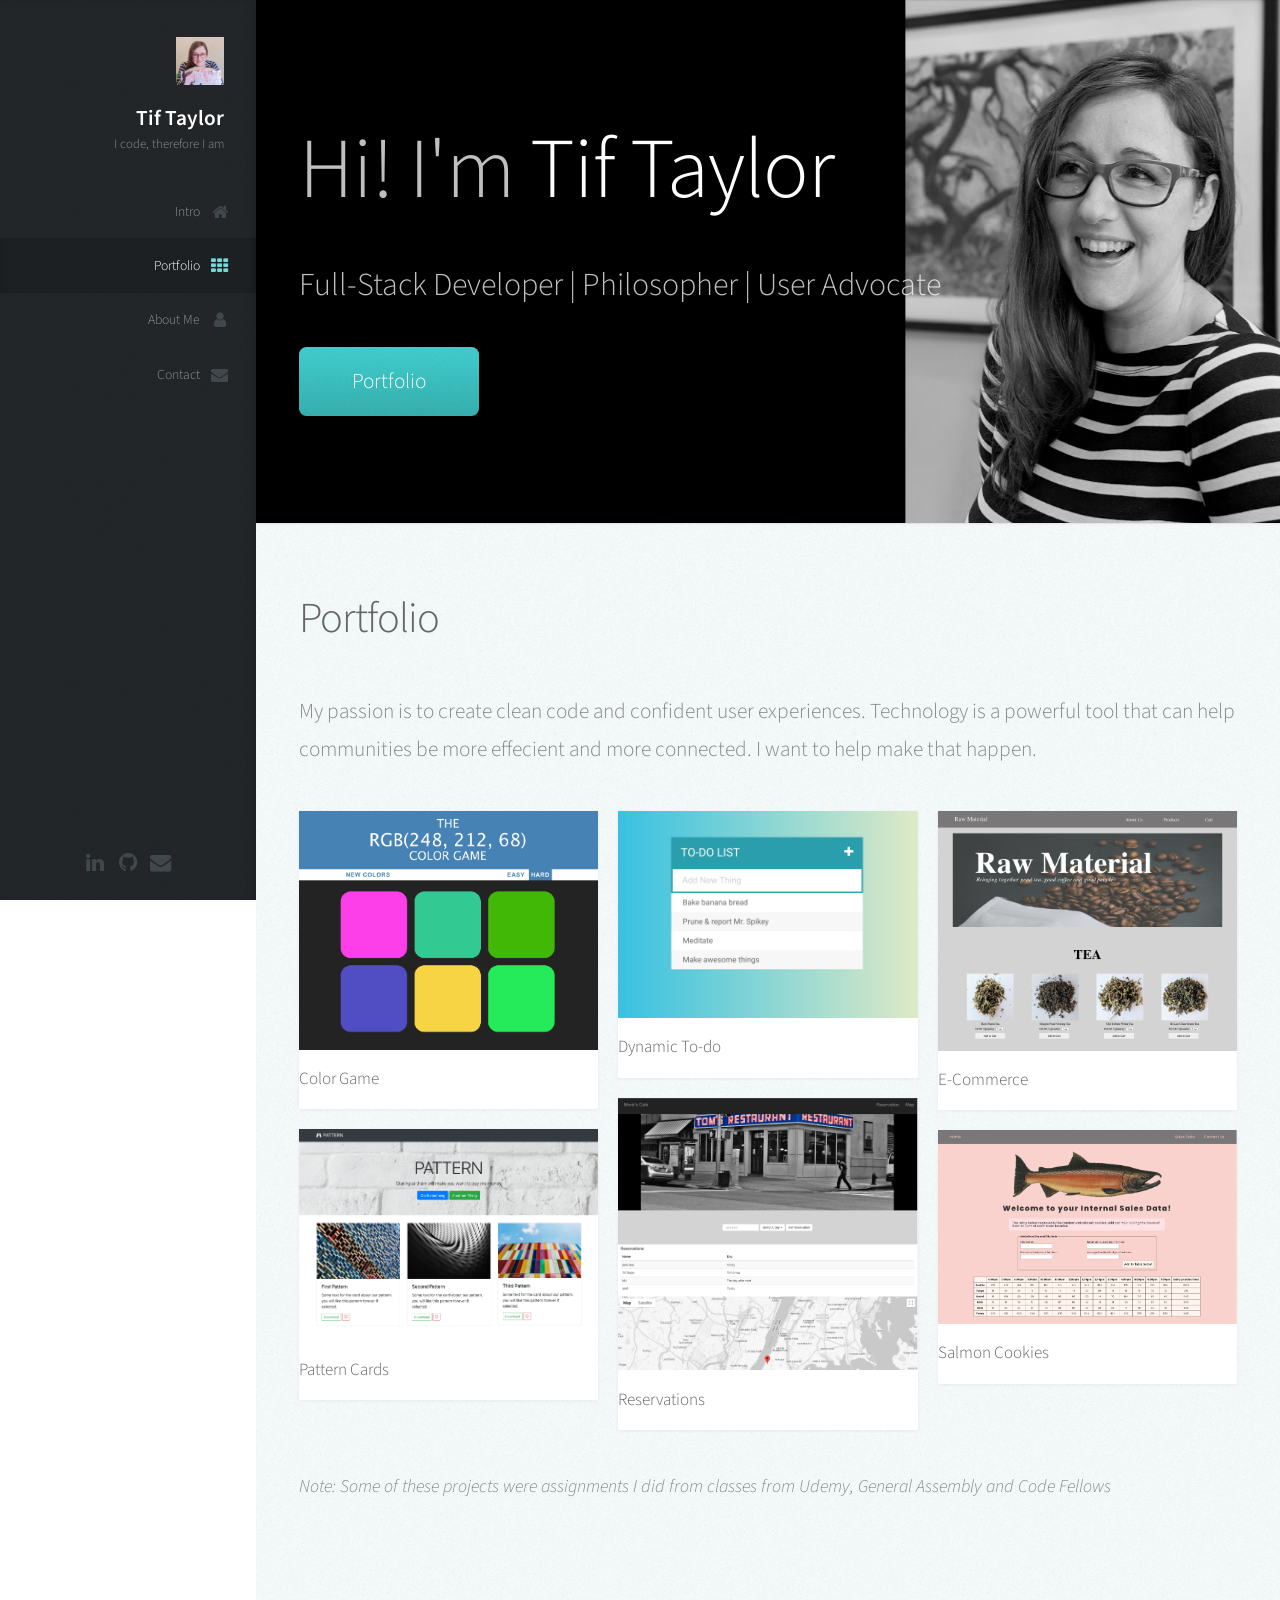
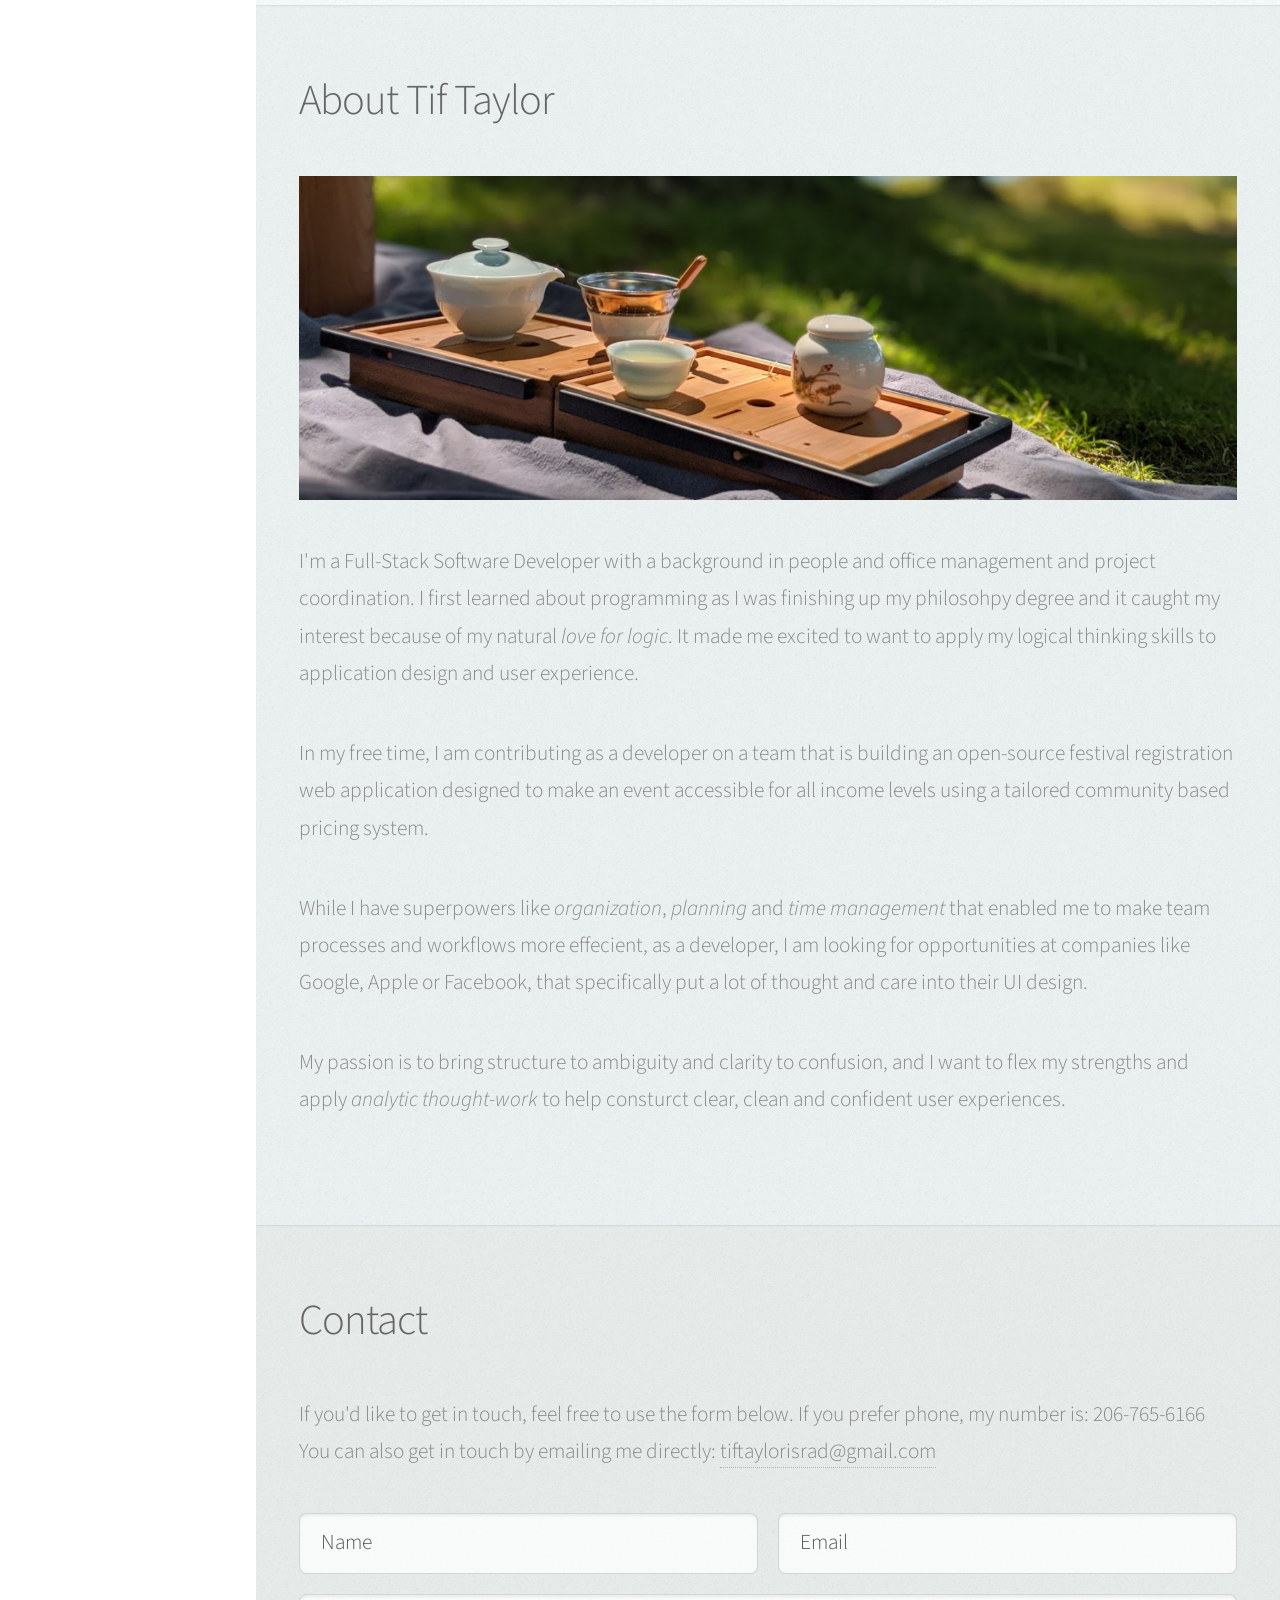
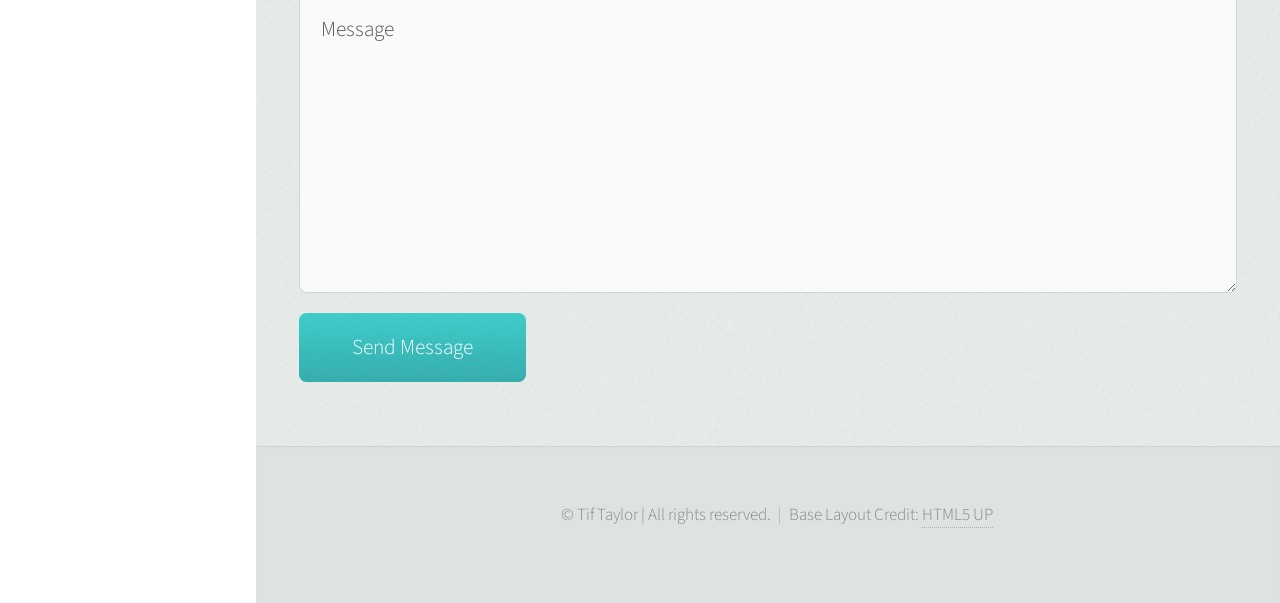
<file: index.html>
<!DOCTYPE HTML>
<!--
	Prologue by HTML5 UP
	html5up.net | @ajlkn
	Free for personal and commercial use under the CCA 3.0 license (html5up.net/license)
-->
<html>
	<head>
		<title>Prologue by HTML5 UP</title>
		<meta charset="utf-8" />
		<meta name="viewport" content="width=device-width, initial-scale=1, user-scalable=no" />
		
		<link rel="stylesheet" href="assets/css/reset.css" />
		<link rel="stylesheet" href="assets/css/base.css" />
		<link rel="stylesheet" href="assets/css/layout.css" />
		<link rel="stylesheet" href="assets/css/modules.css" />
	</head>
	<body class="is-preload">

		<!-- Header -->
			<div id="header">

				<div class="top">

					<!-- Logo -->
						<div id="logo">
							<span class="image avatar48"><img src="images/tinyprofilepic.jpeg" alt="" /></span>
							<h1 id="title">Tif Taylor</h1>
							<p>I code, therefore I am</p>
						</div>

					<!-- Nav -->
						<nav id="nav">
							<ul>
								<li><a href="#top" id="top-link"><span class="icon fa-home">Intro</span></a></li>
								<li><a href="#portfolio" id="portfolio-link"><span class="icon fa-th">Portfolio</span></a></li>
								<li><a href="#about" id="about-link"><span class="icon fa-user">About Me</span></a></li>
								<li><a href="#contact" id="contact-link"><span class="icon fa-envelope">Contact</span></a></li>
							</ul>
						</nav>

				</div>

				<div class="bottom">

					<!-- Social Icons -->
						<ul class="icons">
							<!-- <li><a href="#" class="icon fa-twitter"><span class="label">Twitter</span></a></li> -->
							<li><a href="https://www.linkedin.com/in/tiftaylor/" class="icon fa-linkedin"><span class="label">LinkedIn</span></a></li>
							<li><a href="https://github.com/tiftaylor" class="icon fa-github"><span class="label">Github</span></a></li>
							<!-- <li><a href="#" class="icon fa-dribbble"><span class="label">Dribbble</span></a></li> -->
							<li><a href="mailto: tiftaylorisrad@gmail.com" class="icon fa-envelope"><span class="label">Email</span></a></li>
						</ul>

				</div>

			</div>

		<!-- Main -->
			<div id="main">

				<!-- Intro -->
					<section id="top" class="one dark cover">
						<div class="container">

							<header>
								<h2 class="alt">Hi! I'm <strong>Tif Taylor</strong><br />
								</h2>
								<p>Full-Stack Developer | Philosopher | User Advocate</p>
							</header>

							<footer>
								<a href="#portfolio" class="button scrolly">Portfolio</a>
							</footer>

						</div>
					</section>

				<!-- Portfolio -->
					<section id="portfolio" class="two">
						<div class="container">

							<header>
								<h2>Portfolio</h2>
							</header>

							<p>My passion is to create clean code and confident user experiences. Technology is a powerful tool that can help communities be more effecient and more connected. I want to help make that happen.</p>

							<div class="row">
								<div class="col-4 col-12-mobile">
									<article class="item">
										<a href="https://github.com/tiftaylor/classprojects" class="image fit"><img src="images/project1.png" alt="colorgame" /></a>
										<header>
											<h3>Color Game</h3>
										</header>
									</article>
									<article class="item">
										<a href="https://github.com/tiftaylor/classprojects" class="image fit"><img src="images/project2.png" alt="pattern" /></a>
										<header>
											<h3>Pattern Cards</h3>
										</header>
									</article>
								</div>
								<div class="col-4 col-12-mobile">
									<article class="item">
										<a href="https://github.com/tiftaylor/classprojects" class="image fit"><img src="images/project3.png" alt="todo" /></a>
										<header>
											<h3>Dynamic To-do</h3>
										</header>
									</article>
									<article class="item">
										<a href="https://github.com/tiftaylor/classprojects" class="image fit"><img src="images/project4.png" alt="reservations" /></a>
										<header>
											<h3>Reservations</h3>
										</header>
									</article>
								</div>
								<div class="col-4 col-12-mobile">
									<article class="item">
										<a href="https://github.com/TeamDragon-201d65/Raw-Material" class="image fit"><img src="images/project5.png" alt="store" /></a>
										<header>
											<h3>E-Commerce</h3>
										</header>
									</article>
									<article class="item">
										<a href="https://github.com/tiftaylor/salmon-cookies" class="image fit"><img src="images/project6.png" alt="salmon" /></a>
										<header>
											<h3>Salmon Cookies</h3>
										</header>
									</article>
								</div>
							</div>
							<br>
							<p style="font-size: 18px;"><em>Note: Some of these projects were assignments I did from classes from Udemy, General Assembly and Code Fellows</em></p>
						</div>
					</section>

				<!-- About Me -->
					<section id="about" class="three">
						<div class="container">

							<header>
								<h2>About Tif Taylor</h2>
							</header>

							<a href="https://www.linkedin.com/in/tiftaylor/" class="image featured"><img src="images/cover3.png" alt="coverphoto" /></a>

							<p>I'm a Full-Stack Software Developer with a background in people and office management and project coordination. I first learned about programming as I was finishing up my philosohpy degree and it caught my interest because of my natural <em>love for logic</em>. It made me excited to want to apply my logical thinking skills to application design and user experience. </p>
							<p>In my free time, I am contributing as a developer on a team that is building an open-source festival registration web application designed to make an event accessible for all income levels using a tailored community based pricing system.</p>   
							<p>While I have superpowers like <em>organization</em>, <em>planning</em> and <em>time management</em>  that enabled me to make team processes and workflows more effecient, as a developer, I am looking for opportunities at companies like Google, Apple or Facebook, that specifically put a lot of thought and care into their UI design.</p>	
							<p>My passion is to bring structure to ambiguity and clarity to confusion, and I want to flex my strengths and apply <em>analytic thought-work</em> to help consturct clear, clean and confident user experiences.</p>
							

						</div>
					</section>

				<!-- Contact -->
					<section id="contact" class="four">
						<div class="container">

							<header>
								<h2>Contact</h2>
							</header>

							<p>If you'd like to get in touch, feel free to use the form below. If you prefer phone, my number is: 206-765-6166<br>
							You can also get in touch by emailing me directly: <a href="mailto: tiftaylorisrad@gmail.com">tiftaylorisrad@gmail.com</a></p>

							<form method="post" action="#">
								<div class="row">
									<div class="col-6 col-12-mobile"><input type="text" name="name" placeholder="Name" /></div>
									<div class="col-6 col-12-mobile"><input type="text" name="email" placeholder="Email" /></div>
									<div class="col-12">
										<textarea name="message" placeholder="Message"></textarea>
									</div>
									<div class="col-12">
										<input type="submit" value="Send Message" />
									</div>
								</div>
							</form>

						</div>
					</section>

			</div>

		<!-- Footer -->
			<div id="footer">

				<!-- Copyright -->
					<ul class="copyright">
						<li>&copy; Tif Taylor | All rights reserved.</li><li>Base Layout Credit: <a href="http://html5up.net">HTML5 UP</a></li>
					</ul>

			</div>

		<!-- Scripts -->
			<script src="assets/js/jquery.min.js"></script>
			<script src="assets/js/jquery.scrolly.min.js"></script>
			<script src="assets/js/jquery.scrollex.min.js"></script>
			<script src="assets/js/browser.min.js"></script>
			<script src="assets/js/breakpoints.min.js"></script>
			<script src="assets/js/util.js"></script>
			<script src="assets/js/main.js"></script>

	</body>
</html>
</file>
<file: assets/css/layout.css>
article, aside, details, figcaption, figure,
footer, header, hgroup, menu, nav, section {
  display: block;}
  
  body {
    line-height: 1;
  }
  
  ol, ul {
    list-style: none;
  }
  
  blockquote, q {
    quotes: none;
  }
  
    blockquote:before, blockquote:after, q:before, q:after {
      content: '';
      content: none;
    }
  
  table {
    border-collapse: collapse;
    border-spacing: 0;
  }
  
  body {
    -webkit-text-size-adjust: none;
  }
  
  mark {
    background-color: transparent;
    color: inherit;
  }
  
  input::-moz-focus-inner {
    border: 0;
    padding: 0;
  }
  
  input, select, textarea {
    -moz-appearance: none;
    -webkit-appearance: none;
    -ms-appearance: none;
    appearance: none;
  }


  /* Container */

	.container {
		margin: 0 auto;
		max-width: 100%;
		width: 1400px;
	}

		@media screen and (min-width: 961px) and (max-width: 1880px) {

			.container {
				width: 1200px;
			}

		}

		@media screen and (min-width: 961px) and (max-width: 1620px) {

			.container {
				width: 960px;
			}

		}

		@media screen and (min-width: 961px) and (max-width: 1320px) {

			.container {
				width: 100%;
			}

		}

		@media screen and (max-width: 960px) {

			.container {
				width: 100%;
			}

		}

		@media screen and (max-width: 736px) {

			.container {
				width: 100%;
			}

		}

/* Row */

	.row {
		display: flex;
		flex-wrap: wrap;
		box-sizing: border-box;
		align-items: stretch;
	}

		.row > * {
			box-sizing: border-box;
		}

		.row.gtr-uniform > * > :last-child {
			margin-bottom: 0;
		}

		.row.aln-left {
			justify-content: flex-start;
		}

		.row.aln-center {
			justify-content: center;
		}

		.row.aln-right {
			justify-content: flex-end;
		}

		.row.aln-top {
			align-items: flex-start;
		}

		.row.aln-middle {
			align-items: center;
		}

		.row.aln-bottom {
			align-items: flex-end;
		}

		.row > .imp {
			order: -1;
		}

		.row > .col-1 {
			width: 8.3333333333%;
		}

		.row > .off-1 {
			margin-left: 8.3333333333%;
		}

		.row > .col-2 {
			width: 16.6666666667%;
		}

		.row > .off-2 {
			margin-left: 16.6666666667%;
		}

		.row > .col-3 {
			width: 25%;
		}

		.row > .off-3 {
			margin-left: 25%;
		}

		.row > .col-4 {
			width: 33.3333333333%;
		}

		.row > .off-4 {
			margin-left: 33.3333333333%;
		}

		.row > .col-5 {
			width: 41.6666666667%;
		}

		.row > .off-5 {
			margin-left: 41.6666666667%;
		}

		.row > .col-6 {
			width: 50%;
		}

		.row > .off-6 {
			margin-left: 50%;
		}

		.row > .col-7 {
			width: 58.3333333333%;
		}

		.row > .off-7 {
			margin-left: 58.3333333333%;
		}

		.row > .col-8 {
			width: 66.6666666667%;
		}

		.row > .off-8 {
			margin-left: 66.6666666667%;
		}

		.row > .col-9 {
			width: 75%;
		}

		.row > .off-9 {
			margin-left: 75%;
		}

		.row > .col-10 {
			width: 83.3333333333%;
		}

		.row > .off-10 {
			margin-left: 83.3333333333%;
		}

		.row > .col-11 {
			width: 91.6666666667%;
		}

		.row > .off-11 {
			margin-left: 91.6666666667%;
		}

		.row > .col-12 {
			width: 100%;
		}

		.row > .off-12 {
			margin-left: 100%;
		}

		.row.gtr-0 {
			margin-top: 0px;
			margin-left: 0px;
		}

			.row.gtr-0 > * {
				padding: 0px 0 0 0px;
			}

			.row.gtr-0.gtr-uniform {
				margin-top: 0px;
			}

				.row.gtr-0.gtr-uniform > * {
					padding-top: 0px;
				}

		.row.gtr-25 {
			margin-top: -10px;
			margin-left: -10px;
		}

			.row.gtr-25 > * {
				padding: 10px 0 0 10px;
			}

			.row.gtr-25.gtr-uniform {
				margin-top: -10px;
			}

				.row.gtr-25.gtr-uniform > * {
					padding-top: 10px;
				}

		.row.gtr-50 {
			margin-top: -20px;
			margin-left: -20px;
		}

			.row.gtr-50 > * {
				padding: 20px 0 0 20px;
			}

			.row.gtr-50.gtr-uniform {
				margin-top: -20px;
			}

				.row.gtr-50.gtr-uniform > * {
					padding-top: 20px;
				}

		.row {
			margin-top: -40px;
			margin-left: -40px;
		}

			.row > * {
				padding: 40px 0 0 40px;
			}

			.row.gtr-uniform {
				margin-top: -40px;
			}

				.row.gtr-uniform > * {
					padding-top: 40px;
				}

		.row.gtr-150 {
			margin-top: -60px;
			margin-left: -60px;
		}

			.row.gtr-150 > * {
				padding: 60px 0 0 60px;
			}

			.row.gtr-150.gtr-uniform {
				margin-top: -60px;
			}

				.row.gtr-150.gtr-uniform > * {
					padding-top: 60px;
				}

		.row.gtr-200 {
			margin-top: -80px;
			margin-left: -80px;
		}

			.row.gtr-200 > * {
				padding: 80px 0 0 80px;
			}

			.row.gtr-200.gtr-uniform {
				margin-top: -80px;
			}

				.row.gtr-200.gtr-uniform > * {
					padding-top: 80px;
				}

		@media screen and (min-width: 961px) and (max-width: 1880px) {

			.row {
				display: flex;
				flex-wrap: wrap;
				box-sizing: border-box;
				align-items: stretch;
			}

				.row > * {
					box-sizing: border-box;
				}

				.row.gtr-uniform > * > :last-child {
					margin-bottom: 0;
				}

				.row.aln-left {
					justify-content: flex-start;
				}

				.row.aln-center {
					justify-content: center;
				}

				.row.aln-right {
					justify-content: flex-end;
				}

				.row.aln-top {
					align-items: flex-start;
				}

				.row.aln-middle {
					align-items: center;
				}

				.row.aln-bottom {
					align-items: flex-end;
				}

				.row > .imp-wide {
					order: -1;
				}

				.row > .col-1-wide {
					width: 8.3333333333%;
				}

				.row > .off-1-wide {
					margin-left: 8.3333333333%;
				}

				.row > .col-2-wide {
					width: 16.6666666667%;
				}

				.row > .off-2-wide {
					margin-left: 16.6666666667%;
				}

				.row > .col-3-wide {
					width: 25%;
				}

				.row > .off-3-wide {
					margin-left: 25%;
				}

				.row > .col-4-wide {
					width: 33.3333333333%;
				}

				.row > .off-4-wide {
					margin-left: 33.3333333333%;
				}

				.row > .col-5-wide {
					width: 41.6666666667%;
				}

				.row > .off-5-wide {
					margin-left: 41.6666666667%;
				}

				.row > .col-6-wide {
					width: 50%;
				}

				.row > .off-6-wide {
					margin-left: 50%;
				}

				.row > .col-7-wide {
					width: 58.3333333333%;
				}

				.row > .off-7-wide {
					margin-left: 58.3333333333%;
				}

				.row > .col-8-wide {
					width: 66.6666666667%;
				}

				.row > .off-8-wide {
					margin-left: 66.6666666667%;
				}

				.row > .col-9-wide {
					width: 75%;
				}

				.row > .off-9-wide {
					margin-left: 75%;
				}

				.row > .col-10-wide {
					width: 83.3333333333%;
				}

				.row > .off-10-wide {
					margin-left: 83.3333333333%;
				}

				.row > .col-11-wide {
					width: 91.6666666667%;
				}

				.row > .off-11-wide {
					margin-left: 91.6666666667%;
				}

				.row > .col-12-wide {
					width: 100%;
				}

				.row > .off-12-wide {
					margin-left: 100%;
				}

				.row.gtr-0 {
					margin-top: 0px;
					margin-left: 0px;
				}

					.row.gtr-0 > * {
						padding: 0px 0 0 0px;
					}

					.row.gtr-0.gtr-uniform {
						margin-top: 0px;
					}

						.row.gtr-0.gtr-uniform > * {
							padding-top: 0px;
						}

				.row.gtr-25 {
					margin-top: -10px;
					margin-left: -10px;
				}

					.row.gtr-25 > * {
						padding: 10px 0 0 10px;
					}

					.row.gtr-25.gtr-uniform {
						margin-top: -10px;
					}

						.row.gtr-25.gtr-uniform > * {
							padding-top: 10px;
						}

				.row.gtr-50 {
					margin-top: -20px;
					margin-left: -20px;
				}

					.row.gtr-50 > * {
						padding: 20px 0 0 20px;
					}

					.row.gtr-50.gtr-uniform {
						margin-top: -20px;
					}

						.row.gtr-50.gtr-uniform > * {
							padding-top: 20px;
						}

				.row {
					margin-top: -40px;
					margin-left: -40px;
				}

					.row > * {
						padding: 40px 0 0 40px;
					}

					.row.gtr-uniform {
						margin-top: -40px;
					}

						.row.gtr-uniform > * {
							padding-top: 40px;
						}

				.row.gtr-150 {
					margin-top: -60px;
					margin-left: -60px;
				}

					.row.gtr-150 > * {
						padding: 60px 0 0 60px;
					}

					.row.gtr-150.gtr-uniform {
						margin-top: -60px;
					}

						.row.gtr-150.gtr-uniform > * {
							padding-top: 60px;
						}

				.row.gtr-200 {
					margin-top: -80px;
					margin-left: -80px;
				}

					.row.gtr-200 > * {
						padding: 80px 0 0 80px;
					}

					.row.gtr-200.gtr-uniform {
						margin-top: -80px;
					}

						.row.gtr-200.gtr-uniform > * {
							padding-top: 80px;
						}

		}

		@media screen and (min-width: 961px) and (max-width: 1620px) {

			.row {
				display: flex;
				flex-wrap: wrap;
				box-sizing: border-box;
				align-items: stretch;
			}

				.row > * {
					box-sizing: border-box;
				}

				.row.gtr-uniform > * > :last-child {
					margin-bottom: 0;
				}

				.row.aln-left {
					justify-content: flex-start;
				}

				.row.aln-center {
					justify-content: center;
				}

				.row.aln-right {
					justify-content: flex-end;
				}

				.row.aln-top {
					align-items: flex-start;
				}

				.row.aln-middle {
					align-items: center;
				}

				.row.aln-bottom {
					align-items: flex-end;
				}

				.row > .imp-normal {
					order: -1;
				}

				.row > .col-1-normal {
					width: 8.3333333333%;
				}

				.row > .off-1-normal {
					margin-left: 8.3333333333%;
				}

				.row > .col-2-normal {
					width: 16.6666666667%;
				}

				.row > .off-2-normal {
					margin-left: 16.6666666667%;
				}

				.row > .col-3-normal {
					width: 25%;
				}

				.row > .off-3-normal {
					margin-left: 25%;
				}

				.row > .col-4-normal {
					width: 33.3333333333%;
				}

				.row > .off-4-normal {
					margin-left: 33.3333333333%;
				}

				.row > .col-5-normal {
					width: 41.6666666667%;
				}

				.row > .off-5-normal {
					margin-left: 41.6666666667%;
				}

				.row > .col-6-normal {
					width: 50%;
				}

				.row > .off-6-normal {
					margin-left: 50%;
				}

				.row > .col-7-normal {
					width: 58.3333333333%;
				}

				.row > .off-7-normal {
					margin-left: 58.3333333333%;
				}

				.row > .col-8-normal {
					width: 66.6666666667%;
				}

				.row > .off-8-normal {
					margin-left: 66.6666666667%;
				}

				.row > .col-9-normal {
					width: 75%;
				}

				.row > .off-9-normal {
					margin-left: 75%;
				}

				.row > .col-10-normal {
					width: 83.3333333333%;
				}

				.row > .off-10-normal {
					margin-left: 83.3333333333%;
				}

				.row > .col-11-normal {
					width: 91.6666666667%;
				}

				.row > .off-11-normal {
					margin-left: 91.6666666667%;
				}

				.row > .col-12-normal {
					width: 100%;
				}

				.row > .off-12-normal {
					margin-left: 100%;
				}

				.row.gtr-0 {
					margin-top: 0px;
					margin-left: 0px;
				}

					.row.gtr-0 > * {
						padding: 0px 0 0 0px;
					}

					.row.gtr-0.gtr-uniform {
						margin-top: 0px;
					}

						.row.gtr-0.gtr-uniform > * {
							padding-top: 0px;
						}

				.row.gtr-25 {
					margin-top: -10px;
					margin-left: -10px;
				}

					.row.gtr-25 > * {
						padding: 10px 0 0 10px;
					}

					.row.gtr-25.gtr-uniform {
						margin-top: -10px;
					}

						.row.gtr-25.gtr-uniform > * {
							padding-top: 10px;
						}

				.row.gtr-50 {
					margin-top: -20px;
					margin-left: -20px;
				}

					.row.gtr-50 > * {
						padding: 20px 0 0 20px;
					}

					.row.gtr-50.gtr-uniform {
						margin-top: -20px;
					}

						.row.gtr-50.gtr-uniform > * {
							padding-top: 20px;
						}

				.row {
					margin-top: -40px;
					margin-left: -40px;
				}

					.row > * {
						padding: 40px 0 0 40px;
					}

					.row.gtr-uniform {
						margin-top: -40px;
					}

						.row.gtr-uniform > * {
							padding-top: 40px;
						}

				.row.gtr-150 {
					margin-top: -60px;
					margin-left: -60px;
				}

					.row.gtr-150 > * {
						padding: 60px 0 0 60px;
					}

					.row.gtr-150.gtr-uniform {
						margin-top: -60px;
					}

						.row.gtr-150.gtr-uniform > * {
							padding-top: 60px;
						}

				.row.gtr-200 {
					margin-top: -80px;
					margin-left: -80px;
				}

					.row.gtr-200 > * {
						padding: 80px 0 0 80px;
					}

					.row.gtr-200.gtr-uniform {
						margin-top: -80px;
					}

						.row.gtr-200.gtr-uniform > * {
							padding-top: 80px;
						}

		}

		@media screen and (min-width: 961px) and (max-width: 1320px) {

			.row {
				display: flex;
				flex-wrap: wrap;
				box-sizing: border-box;
				align-items: stretch;
			}

				.row > * {
					box-sizing: border-box;
				}

				.row.gtr-uniform > * > :last-child {
					margin-bottom: 0;
				}

				.row.aln-left {
					justify-content: flex-start;
				}

				.row.aln-center {
					justify-content: center;
				}

				.row.aln-right {
					justify-content: flex-end;
				}

				.row.aln-top {
					align-items: flex-start;
				}

				.row.aln-middle {
					align-items: center;
				}

				.row.aln-bottom {
					align-items: flex-end;
				}

				.row > .imp-narrow {
					order: -1;
				}

				.row > .col-1-narrow {
					width: 8.3333333333%;
				}

				.row > .off-1-narrow {
					margin-left: 8.3333333333%;
				}

				.row > .col-2-narrow {
					width: 16.6666666667%;
				}

				.row > .off-2-narrow {
					margin-left: 16.6666666667%;
				}

				.row > .col-3-narrow {
					width: 25%;
				}

				.row > .off-3-narrow {
					margin-left: 25%;
				}

				.row > .col-4-narrow {
					width: 33.3333333333%;
				}

				.row > .off-4-narrow {
					margin-left: 33.3333333333%;
				}

				.row > .col-5-narrow {
					width: 41.6666666667%;
				}

				.row > .off-5-narrow {
					margin-left: 41.6666666667%;
				}

				.row > .col-6-narrow {
					width: 50%;
				}

				.row > .off-6-narrow {
					margin-left: 50%;
				}

				.row > .col-7-narrow {
					width: 58.3333333333%;
				}

				.row > .off-7-narrow {
					margin-left: 58.3333333333%;
				}

				.row > .col-8-narrow {
					width: 66.6666666667%;
				}

				.row > .off-8-narrow {
					margin-left: 66.6666666667%;
				}

				.row > .col-9-narrow {
					width: 75%;
				}

				.row > .off-9-narrow {
					margin-left: 75%;
				}

				.row > .col-10-narrow {
					width: 83.3333333333%;
				}

				.row > .off-10-narrow {
					margin-left: 83.3333333333%;
				}

				.row > .col-11-narrow {
					width: 91.6666666667%;
				}

				.row > .off-11-narrow {
					margin-left: 91.6666666667%;
				}

				.row > .col-12-narrow {
					width: 100%;
				}

				.row > .off-12-narrow {
					margin-left: 100%;
				}

				.row.gtr-0 {
					margin-top: 0px;
					margin-left: 0px;
				}

					.row.gtr-0 > * {
						padding: 0px 0 0 0px;
					}

					.row.gtr-0.gtr-uniform {
						margin-top: 0px;
					}

						.row.gtr-0.gtr-uniform > * {
							padding-top: 0px;
						}

				.row.gtr-25 {
					margin-top: -5px;
					margin-left: -5px;
				}

					.row.gtr-25 > * {
						padding: 5px 0 0 5px;
					}

					.row.gtr-25.gtr-uniform {
						margin-top: -5px;
					}

						.row.gtr-25.gtr-uniform > * {
							padding-top: 5px;
						}

				.row.gtr-50 {
					margin-top: -10px;
					margin-left: -10px;
				}

					.row.gtr-50 > * {
						padding: 10px 0 0 10px;
					}

					.row.gtr-50.gtr-uniform {
						margin-top: -10px;
					}

						.row.gtr-50.gtr-uniform > * {
							padding-top: 10px;
						}

				.row {
					margin-top: -20px;
					margin-left: -20px;
				}

					.row > * {
						padding: 20px 0 0 20px;
					}

					.row.gtr-uniform {
						margin-top: -20px;
					}

						.row.gtr-uniform > * {
							padding-top: 20px;
						}

				.row.gtr-150 {
					margin-top: -30px;
					margin-left: -30px;
				}

					.row.gtr-150 > * {
						padding: 30px 0 0 30px;
					}

					.row.gtr-150.gtr-uniform {
						margin-top: -30px;
					}

						.row.gtr-150.gtr-uniform > * {
							padding-top: 30px;
						}

				.row.gtr-200 {
					margin-top: -40px;
					margin-left: -40px;
				}

					.row.gtr-200 > * {
						padding: 40px 0 0 40px;
					}

					.row.gtr-200.gtr-uniform {
						margin-top: -40px;
					}

						.row.gtr-200.gtr-uniform > * {
							padding-top: 40px;
						}

		}

		@media screen and (max-width: 960px) {

			.row {
				display: flex;
				flex-wrap: wrap;
				box-sizing: border-box;
				align-items: stretch;
			}

				.row > * {
					box-sizing: border-box;
				}

				.row.gtr-uniform > * > :last-child {
					margin-bottom: 0;
				}

				.row.aln-left {
					justify-content: flex-start;
				}

				.row.aln-center {
					justify-content: center;
				}

				.row.aln-right {
					justify-content: flex-end;
				}

				.row.aln-top {
					align-items: flex-start;
				}

				.row.aln-middle {
					align-items: center;
				}

				.row.aln-bottom {
					align-items: flex-end;
				}

				.row > .imp-narrower {
					order: -1;
				}

				.row > .col-1-narrower {
					width: 8.3333333333%;
				}

				.row > .off-1-narrower {
					margin-left: 8.3333333333%;
				}

				.row > .col-2-narrower {
					width: 16.6666666667%;
				}

				.row > .off-2-narrower {
					margin-left: 16.6666666667%;
				}

				.row > .col-3-narrower {
					width: 25%;
				}

				.row > .off-3-narrower {
					margin-left: 25%;
				}

				.row > .col-4-narrower {
					width: 33.3333333333%;
				}

				.row > .off-4-narrower {
					margin-left: 33.3333333333%;
				}

				.row > .col-5-narrower {
					width: 41.6666666667%;
				}

				.row > .off-5-narrower {
					margin-left: 41.6666666667%;
				}

				.row > .col-6-narrower {
					width: 50%;
				}

				.row > .off-6-narrower {
					margin-left: 50%;
				}

				.row > .col-7-narrower {
					width: 58.3333333333%;
				}

				.row > .off-7-narrower {
					margin-left: 58.3333333333%;
				}

				.row > .col-8-narrower {
					width: 66.6666666667%;
				}

				.row > .off-8-narrower {
					margin-left: 66.6666666667%;
				}

				.row > .col-9-narrower {
					width: 75%;
				}

				.row > .off-9-narrower {
					margin-left: 75%;
				}

				.row > .col-10-narrower {
					width: 83.3333333333%;
				}

				.row > .off-10-narrower {
					margin-left: 83.3333333333%;
				}

				.row > .col-11-narrower {
					width: 91.6666666667%;
				}

				.row > .off-11-narrower {
					margin-left: 91.6666666667%;
				}

				.row > .col-12-narrower {
					width: 100%;
				}

				.row > .off-12-narrower {
					margin-left: 100%;
				}

				.row.gtr-0 {
					margin-top: 0px;
					margin-left: 0px;
				}

					.row.gtr-0 > * {
						padding: 0px 0 0 0px;
					}

					.row.gtr-0.gtr-uniform {
						margin-top: 0px;
					}

						.row.gtr-0.gtr-uniform > * {
							padding-top: 0px;
						}

				.row.gtr-25 {
					margin-top: -5px;
					margin-left: -5px;
				}

					.row.gtr-25 > * {
						padding: 5px 0 0 5px;
					}

					.row.gtr-25.gtr-uniform {
						margin-top: -5px;
					}

						.row.gtr-25.gtr-uniform > * {
							padding-top: 5px;
						}

				.row.gtr-50 {
					margin-top: -10px;
					margin-left: -10px;
				}

					.row.gtr-50 > * {
						padding: 10px 0 0 10px;
					}

					.row.gtr-50.gtr-uniform {
						margin-top: -10px;
					}

						.row.gtr-50.gtr-uniform > * {
							padding-top: 10px;
						}

				.row {
					margin-top: -20px;
					margin-left: -20px;
				}

					.row > * {
						padding: 20px 0 0 20px;
					}

					.row.gtr-uniform {
						margin-top: -20px;
					}

						.row.gtr-uniform > * {
							padding-top: 20px;
						}

				.row.gtr-150 {
					margin-top: -30px;
					margin-left: -30px;
				}

					.row.gtr-150 > * {
						padding: 30px 0 0 30px;
					}

					.row.gtr-150.gtr-uniform {
						margin-top: -30px;
					}

						.row.gtr-150.gtr-uniform > * {
							padding-top: 30px;
						}

				.row.gtr-200 {
					margin-top: -40px;
					margin-left: -40px;
				}

					.row.gtr-200 > * {
						padding: 40px 0 0 40px;
					}

					.row.gtr-200.gtr-uniform {
						margin-top: -40px;
					}

						.row.gtr-200.gtr-uniform > * {
							padding-top: 40px;
						}

		}

		@media screen and (max-width: 736px) {

			.row {
				display: flex;
				flex-wrap: wrap;
				box-sizing: border-box;
				align-items: stretch;
			}

				.row > * {
					box-sizing: border-box;
				}

				.row.gtr-uniform > * > :last-child {
					margin-bottom: 0;
				}

				.row.aln-left {
					justify-content: flex-start;
				}

				.row.aln-center {
					justify-content: center;
				}

				.row.aln-right {
					justify-content: flex-end;
				}

				.row.aln-top {
					align-items: flex-start;
				}

				.row.aln-middle {
					align-items: center;
				}

				.row.aln-bottom {
					align-items: flex-end;
				}

				.row > .imp-mobile {
					order: -1;
				}

				.row > .col-1-mobile {
					width: 8.3333333333%;
				}

				.row > .off-1-mobile {
					margin-left: 8.3333333333%;
				}

				.row > .col-2-mobile {
					width: 16.6666666667%;
				}

				.row > .off-2-mobile {
					margin-left: 16.6666666667%;
				}

				.row > .col-3-mobile {
					width: 25%;
				}

				.row > .off-3-mobile {
					margin-left: 25%;
				}

				.row > .col-4-mobile {
					width: 33.3333333333%;
				}

				.row > .off-4-mobile {
					margin-left: 33.3333333333%;
				}

				.row > .col-5-mobile {
					width: 41.6666666667%;
				}

				.row > .off-5-mobile {
					margin-left: 41.6666666667%;
				}

				.row > .col-6-mobile {
					width: 50%;
				}

				.row > .off-6-mobile {
					margin-left: 50%;
				}

				.row > .col-7-mobile {
					width: 58.3333333333%;
				}

				.row > .off-7-mobile {
					margin-left: 58.3333333333%;
				}

				.row > .col-8-mobile {
					width: 66.6666666667%;
				}

				.row > .off-8-mobile {
					margin-left: 66.6666666667%;
				}

				.row > .col-9-mobile {
					width: 75%;
				}

				.row > .off-9-mobile {
					margin-left: 75%;
				}

				.row > .col-10-mobile {
					width: 83.3333333333%;
				}

				.row > .off-10-mobile {
					margin-left: 83.3333333333%;
				}

				.row > .col-11-mobile {
					width: 91.6666666667%;
				}

				.row > .off-11-mobile {
					margin-left: 91.6666666667%;
				}

				.row > .col-12-mobile {
					width: 100%;
				}

				.row > .off-12-mobile {
					margin-left: 100%;
				}

				.row.gtr-0 {
					margin-top: 0px;
					margin-left: 0px;
				}

					.row.gtr-0 > * {
						padding: 0px 0 0 0px;
					}

					.row.gtr-0.gtr-uniform {
						margin-top: 0px;
					}

						.row.gtr-0.gtr-uniform > * {
							padding-top: 0px;
						}

				.row.gtr-25 {
					margin-top: -5px;
					margin-left: -5px;
				}

					.row.gtr-25 > * {
						padding: 5px 0 0 5px;
					}

					.row.gtr-25.gtr-uniform {
						margin-top: -5px;
					}

						.row.gtr-25.gtr-uniform > * {
							padding-top: 5px;
						}

				.row.gtr-50 {
					margin-top: -10px;
					margin-left: -10px;
				}

					.row.gtr-50 > * {
						padding: 10px 0 0 10px;
					}

					.row.gtr-50.gtr-uniform {
						margin-top: -10px;
					}

						.row.gtr-50.gtr-uniform > * {
							padding-top: 10px;
						}

				.row {
					margin-top: -20px;
					margin-left: -20px;
				}

					.row > * {
						padding: 20px 0 0 20px;
					}

					.row.gtr-uniform {
						margin-top: -20px;
					}

						.row.gtr-uniform > * {
							padding-top: 20px;
						}

				.row.gtr-150 {
					margin-top: -30px;
					margin-left: -30px;
				}

					.row.gtr-150 > * {
						padding: 30px 0 0 30px;
					}

					.row.gtr-150.gtr-uniform {
						margin-top: -30px;
					}

						.row.gtr-150.gtr-uniform > * {
							padding-top: 30px;
						}

				.row.gtr-200 {
					margin-top: -40px;
					margin-left: -40px;
				}

					.row.gtr-200 > * {
						padding: 40px 0 0 40px;
					}

					.row.gtr-200.gtr-uniform {
						margin-top: -40px;
					}

						.row.gtr-200.gtr-uniform > * {
							padding-top: 40px;
						}

		}

/* Sections/Article */

	section, article {
		margin-bottom: 3em;
	}

		section > :last-child,
		section > .container, section:last-child, article > :last-child,
		article > .container, article:last-child {
			margin-bottom: 0;
		}

		.row > section, .row > article {
			margin-bottom: 0;
		}

/* Image */

	.image {
		display: inline-block;
		border: 0;
	}

		.image img {
			display: block;
			width: 100%;
		}

		.image.avatar48 {
			width: 48px;
			height: 48px;
			background: #f00;
		}

			.image.avatar48 img {
				width: 48px;
				height: 48px;
			}

		.image.fit {
			display: block;
			width: 100%;
		}

		.image.featured {
			display: block;
			width: 100%;
			margin: 0 0 2em 0;
		}

		.image.left {
			float: left;
			margin: 0 2em 2em 0;
		}

		.image.centered {
			display: block;
			margin: 0 0 2em 0;
		}

			.image.centered img {
				margin: 0 auto;
				width: auto;
			}

/* List */

	ul {
		list-style: disc;
		padding-left: 1em;
	}

		ul li {
			padding-left: 0.5em;
		}

	ol {
		list-style: decimal;
		padding-left: 1.25em;
	}

		ol li {
			padding-left: 0.25em;
		}

/* Header */

#header {
  display: -moz-flex;
  display: -webkit-flex;
  display: -ms-flex;
  display: flex;
  -moz-flex-direction: column;
  -webkit-flex-direction: column;
  -ms-flex-direction: column;
  flex-direction: column;
  -moz-justify-content: space-between;
  -webkit-justify-content: space-between;
  -ms-justify-content: space-between;
  justify-content: space-between;
  background: #222629 url("images/overlay.png");
  box-shadow: inset -0.25em 0 0.25em 0 rgba(0, 0, 0, 0.1);
  color: #fff;
  height: 100%;
  left: 0;
  overflow-y: auto;
  position: fixed;
  text-align: right;
  top: 0;
  width: 375px;
}

  #header .top {
    -moz-flex-grow: 1;
    -webkit-flex-grow: 1;
    -ms-flex-grow: 1;
    flex-grow: 1;
  }

  #header .bottom {
    -moz-flex-shrink: 0;
    -webkit-flex-shrink: 0;
    -ms-flex-shrink: 0;
    flex-shrink: 0;
    padding: 1.5em 0 0.75em 0;
  }
</file>
<file: assets/css/modules.css>
/* Basic */


body {
  background: #fff;
  font-family: 'Source Sans Pro', sans-serif;
  font-size: 19pt;
  font-weight: 300;
  line-height: 1.75em;
  color: #888;
}

  body.is-preload *, body.is-preload *:before, body.is-preload *:after {
    -moz-animation: none !important;
    -webkit-animation: none !important;
    -ms-animation: none !important;
    animation: none !important;
    -moz-transition: none !important;
    -webkit-transition: none !important;
    -ms-transition: none !important;
    transition: none !important;
  }

input, textarea, select {
  font-family: 'Source Sans Pro', sans-serif;
  font-size: 19pt;
  font-weight: 300;
  line-height: 1.75em;
  color: #888;
}

h1, h2, h3, h4, h5, h6 {
  font-weight: 300;
  color: #666;
  line-height: 1.5em;
}

h1 a, h2 a, h3 a, h4 a, h5 a, h6 a {
  color: inherit;
  text-decoration: none;
}

  h1 a strong, h2 a strong, h3 a strong, h4 a strong, h5 a strong, h6 a strong {
    color: #333;
  }

h2 {
  font-size: 2em;
  letter-spacing: -1px;
}
  #top > div > header > h2 {
    font-size: 4em;
  }

  h2.alt {
    color: #888;
  }

    h2.alt strong {
      color: #666;
    }

h3 {
  font-size: 1.5em;
}

header {
  margin: 0 0 2em 0;
}

  header > p {
    margin: 1em 0 0 0;
    font-size: 2rem;
  }

footer {
  margin: 2em 0 0 0;
}

strong, b {
  font-weight: 300;
  color: #666;
}

em, i {
  font-style: italic;
}

a {
  text-decoration: none;
  color: inherit;
  border-bottom: dotted 1px rgba(128, 128, 128, 0.5);
  -moz-transition: color 0.35s ease-in-out, border-bottom-color 0.35s ease-in-out;
  -webkit-transition: color 0.35s ease-in-out, border-bottom-color 0.35s ease-in-out;
  -ms-transition: color 0.35s ease-in-out, border-bottom-color 0.35s ease-in-out;
  transition: color 0.35s ease-in-out, border-bottom-color 0.35s ease-in-out;
  outline: 0;
}

  a:hover {
    color: #E27689;
    border-bottom-color: rgba(255, 255, 255, 0);
  }

sub {
  position: relative;
  top: 0.5em;
  font-size: 0.8em;
}

sup {
  position: relative;
  top: -0.5em;
  font-size: 0.8em;
}

hr {
  border: 0;
  border-top: solid 1px #ddd;
}

blockquote {
  border-left: solid 0.5em #ddd;
  padding: 1em 0 1em 2em;
  font-style: italic;
}

p, ul, ol, dl, table {
  margin-bottom: 2em;
}

br.clear {
  clear: both;
}




/* Icons */

ul.icons {
  cursor: default;
  list-style: none;
  padding-left: 0;
}

  ul.icons li {
    display: inline-block;
    padding-left: 0;
  }

  ul.icons a {
    display: inline-block;
    width: 2em;
    height: 2em;
    line-height: 2em;
    text-align: center;
    border: 0;
  }

/* Form */

form label {
  display: block;
  text-align: left;
  margin-bottom: 0.5em;
}

form input[type="text"],
form input[type="email"],
form input[type="password"],
form select,
form textarea {
  position: relative;
  -webkit-appearance: none;
  display: block;
  border: 0;
  outline: 0;
  background: #fff;
  background: rgba(255, 255, 255, 0.75);
  width: 100%;
  border-radius: 0.35em;
  padding: 0.75em 1em 0.75em 1em;
  box-shadow: inset 0 0.1em 0.1em 0 rgba(0, 0, 0, 0.05);
  border: solid 1px rgba(0, 0, 0, 0.15);
  -moz-transition: all 0.35s ease-in-out;
  -webkit-transition: all 0.35s ease-in-out;
  -ms-transition: all 0.35s ease-in-out;
  transition: all 0.35s ease-in-out;
}

  form input[type="text"]:focus,
  form input[type="email"]:focus,
  form input[type="password"]:focus,
  form select:focus,
  form textarea:focus {
    box-shadow: 0 0 2px 1px #8ebebc;
    background: #fff;
  }

form input[type="text"],
form input[type="email"],
form input[type="password"],
form select {
  line-height: 1.25em;
}

form textarea {
  min-height: 14em;
}

form ::-webkit-input-placeholder {
  color: #555 !important;
}

form :-moz-placeholder {
  color: #555 !important;
}

form ::-moz-placeholder {
  color: #555 !important;
}

form :-ms-input-placeholder {
  color: #555 !important;
}

form ::-moz-focus-inner {
  border: 0;
}

/* Table */

table {
  width: 100%;
  text-align: left;
}

  table tbody tr:nth-child(2n+2) {
    background: #f4f4f4;
  }

  table td {
    padding: 0.5em 1em 0.5em 1em;
  }

  table th {
    text-align: left;
    padding: 0.5em 1em 0.5em 1em;
    color: #fff;
    background: #222729 url("images/overlay.png");
  }

  table thead {
    background: #444;
    color: #fff;
  }

  table tfoot {
    background: #eee;
  }

/* Button */

input[type="button"],
input[type="submit"],
input[type="reset"],
button,
.button {
  position: relative;
  display: inline-block;
  border-radius: 0.35em;
  color: #fff !important;
  text-decoration: none;
  padding: 0.75em 2.5em 0.75em 2.5em;
  background-color: #41cece;
  border: 0;
  cursor: pointer;
  background-image: -moz-linear-gradient(top, rgba(0, 0, 0, 0), rgba(0, 0, 0, 0.15)), url("images/overlay.png");
  background-image: -webkit-linear-gradient(top, rgba(0, 0, 0, 0), rgba(0, 0, 0, 0.15)), url("images/overlay.png");
  background-image: -ms-linear-gradient(top, rgba(0, 0, 0, 0), rgba(0, 0, 0, 0.15)), url("images/overlay.png");
  background-image: linear-gradient(top, rgba(0, 0, 0, 0), rgba(0, 0, 0, 0.15)), url("images/overlay.png");
  -moz-transition: background-color 0.35s ease-in-out;
  -webkit-transition: background-color 0.35s ease-in-out;
  -ms-transition: background-color 0.35s ease-in-out;
  transition: background-color 0.35s ease-in-out;
}

  input[type="button"]:hover,
  input[type="submit"]:hover,
  input[type="reset"]:hover,
  button:hover,
  .button:hover {
    background-color: #9ececc;
  }

  input[type="button"]:active,
  input[type="submit"]:active,
  input[type="reset"]:active,
  button:active,
  .button:active {
    background-color: #7eaeac;
  }

/* Item */

.item {
  box-shadow: 0 0.05em 0.15em 0 rgba(0, 0, 0, 0.05);
  margin-bottom: 40px;
}

  .item header {
    background: #fff;
    margin: 0;
    padding: 1em 0 1em 0;
    font-size: 0.8em;
  }

    .item header h3 {
      font-size: 1em;
    }

/* Icons */

.icon {
  text-decoration: none;
}

  .icon:before {
    display: inline-block;
    font-family: FontAwesome;
    font-size: 1.25em;
    text-decoration: none;
    font-style: normal;
    font-weight: normal;
    line-height: 1;
    -webkit-font-smoothing: antialiased;
    -moz-osx-font-smoothing: grayscale;
  }

  .icon > .label {
    display: none;
  }


  #header .bottom > :last-child {
    margin-bottom: 0;
  }

#header .icons {
  font-size: 0.8em;
  text-align: center;
}

  #header .icons a {
    color: #41484c;
    -moz-transition: color 0.35s ease-in-out;
    -webkit-transition: color 0.35s ease-in-out;
    -ms-transition: color 0.35s ease-in-out;
    transition: color 0.35s ease-in-out;
  }

    #header .icons a:hover {
      color: #fff;
    }

#logo {
position: relative;
margin: 1.75em 1.5em 1.5em 1.5em;
min-height: 48px;
cursor: default;
}

#logo h1 {
  position: relative;
  color: #fff;
  font-weight: 600;
  font-size: 1em;
  line-height: 1em;
}

#logo p {
  position: relative;
  display: block;
  font-size: 0.6em;
  color: rgba(255, 255, 255, 0.5);
  line-height: 1.25em;
  margin: 0.5em 0 0 0;
}

#logo .image {
  position: absolute;
  left: 0;
  top: 0;
}

#nav ul {
list-style: none;
padding-left: 0;
margin-bottom: 0;
}

#nav ul li {
  padding-left: 0;
}

  #nav ul li a {
    display: block;
    padding: 0.5em 1.5em 0.5em 1.5em;
    color: rgba(255, 255, 255, 0.5);
    text-decoration: none;
    outline: 0;
    border: 0;
    -moz-transition: none;
    -webkit-transition: none;
    -ms-transition: none;
    transition: none;
  }

    #nav ul li a span {
      position: relative;
      display: block;
      font-size: 0.8em;
    }

      #nav ul li a span:before {
        position: absolute;
        left: 0;
        color: #41484c;
        text-align: center;
        width: 1.25em;
        line-height: 1.75em;
      }

    #nav ul li a.active {
      background: rgba(0, 0, 0, 0.15);
      box-shadow: inset 0 0 0.25em 0 rgba(0, 0, 0, 0.125);
      color: #fff;
    }

      #nav ul li a.active span:before {
        color: #74d8d8;
      }

/* Footer */

#footer {
margin-left: 375px;
text-align: center;
background-color: #dce3e2;
padding: 3em 0 4em 0;
box-shadow: inset 0 1px 0 0 rgba(0, 0, 0, 0.05), inset 0 0.1em 0.1em 0 rgba(0, 0, 0, 0.025);
font-size: 0.8em;
}

#footer .copyright {
  cursor: default;
  margin: 0;
}

  #footer .copyright li {
    display: inline-block;
    line-height: 1em;
    border-left: solid 1px rgba(128, 128, 128, 0.35);
    padding: 0 0 0 0.5em;
    margin: 0 0 0 0.5em;
  }

    #footer .copyright li:first-child {
      border-left: 0;
      padding-left: 0;
      margin-left: 0;
    }

/* Main */

#main {
margin-left: 375px;
}

#main > section {
  margin: 0;
  overflow: hidden;
  padding: 4em 0;
  box-shadow: inset 0 1px 0 0 rgba(0, 0, 0, 0.05), inset 0 0.1em 0.1em 0 rgba(0, 0, 0, 0.025);
  /* text-align: center; */
  background-image: url("images/overlay.png");
}

  #main > section.dark {
    color: #ddd;
    color: rgba(255, 255, 255, 0.75);
  }

    #main > section.dark h2, #main > section.dark h3, #main > section.dark h4, #main > section.dark h5, #main > section.dark h6 {
      color: inherit;
    }

    #main > section.dark strong {
      color: #fff;
      border-color: inherit;
    }

    #main > section.dark a {
      color: #fff;
      border-color: inherit;
    }

      #main > section.dark a:hover {
        border-bottom-color: rgba(255, 255, 255, 0);
      }

  #main > section.cover {
    padding: 10em 0;
    background-size: cover;
    background-position: center center;
  }

  #main > section.one {
    background-color: #81918E;
    background-image: url("../../images/landingimg.png");
  }

  #main > section.two {
    background-color: #f5fafa;
  }

  #main > section.three {
    background-color: #ecf1f1;
  }

  #main > section.four {
    background-color: #e8edec;
  }

/* Wide */

@media screen and (min-width: 961px) and (max-width: 1880px) {

/* Basic */

  body, input, textarea, select {
    font-size: 17pt;
  }

/* Header */

  #header {
    width: 300px;
  }

/* Footer */

  #footer {
    margin-left: 300px;
  }

/* Main */

  #main {
    margin-left: 300px;
  }

}

/* Normal */

@media screen and (min-width: 961px) and (max-width: 1620px) {

/* Main */

  #main > section {
    padding: 3em 0;
  }

  #main section.cover {
    padding: 5em 0;
  }

}

/* Narrow */

@media screen and (min-width: 961px) and (max-width: 1320px) {

/* Basic */

  body, input, textarea, select {
    font-size: 16pt;
  }

  .container {
    padding: 0 2em 0 2em;
  }

/* Icons */

  ul.icons li a {
    width: 1.75em;
  }

/* Item */

  .item {
    margin-bottom: 20px;
  }

/* Header */

  #header {
    width: 20%;
  }

  #logo .image {
    position: relative;
    margin: 0 0 0.5em 0;
  }

  #nav ul li a {
    font-size: 0.8em;
    padding-top: 0.5em;
    padding-bottom: 0.5em;
  }

    #nav ul li a span {
      padding-right: 2.25em;
    }

      #nav ul li a span:before {
        left: 100%;
        margin-left: -1.25em;
        line-height: 2.25em;
      }

/* Footer */

  #footer {
    margin-left: 20%;
  }

/* Main */

  #main {
    margin-left: 20%;
  }

}

/* Narrower */

#headerToggle {
display: none;
}

@media screen and (max-width: 960px) {

/* Basic */

  html, body {
    overflow-x: hidden;
  }

  body, input, textarea, select {
    font-size: 16pt;
  }

  header br {
    display: none;
  }

  .container {
    padding: 0 2em 0 2em;
  }

/* Item */

  .item {
    margin-bottom: 15px;
  }

/* Icons */

  ul.icons a {
    width: 1.75em;
    font-size: 1.25em;
  }

/* Header */

  #header {
    -moz-backface-visibility: hidden;
    -webkit-backface-visibility: hidden;
    -ms-backface-visibility: hidden;
    backface-visibility: hidden;
    -moz-transform: translateX(-275px);
    -webkit-transform: translateX(-275px);
    -ms-transform: translateX(-275px);
    transform: translateX(-275px);
    -moz-transition: -moz-transform 0.5s ease;
    -webkit-transition: -webkit-transform 0.5s ease;
    -ms-transition: -ms-transform 0.5s ease;
    transition: transform 0.5s ease;
    -webkit-overflow-scrolling: touch;
    display: block;
    height: 100%;
    left: 0;
    overflow-y: auto;
    position: fixed;
    top: 0;
    width: 275px;
    z-index: 10002;
    width: 275px;
    background: #222729 url("images/overlay.png");
    box-shadow: inset -0.25em 0 0.25em 0 rgba(0, 0, 0, 0.125);
  }

    #header .top {
      position: relative;
    }

    #header .bottom {
      border-top: solid 1px rgba(255, 255, 255, 0.05);
      box-shadow: 0 -1px 0 0 rgba(0, 0, 0, 0.15);
      padding-top: 2em;
      margin-top: 2em;
      position: relative;
    }

  #logo {
    margin: 1.5em 1.25em 1.25em 1.25em;
  }

  #nav ul li a {
    padding: 0.5em 1.25em 0.5em 1.25em;
  }

  #headerToggle {
    -moz-backface-visibility: hidden;
    -webkit-backface-visibility: hidden;
    -ms-backface-visibility: hidden;
    backface-visibility: hidden;
    -moz-transition: -moz-transform 0.5s ease;
    -webkit-transition: -webkit-transform 0.5s ease;
    -ms-transition: -ms-transform 0.5s ease;
    transition: transform 0.5s ease;
    display: block;
    height: 2.25em;
    left: 0;
    position: fixed;
    top: 0;
    width: 3.25em;
    z-index: 10001;
  }

    #headerToggle .toggle {
      position: absolute;
      left: 0;
      top: 0;
      width: 100%;
      height: 100%;
      outline: 0;
      border: 0;
    }

      #headerToggle .toggle:before {
        font-family: FontAwesome;
        text-decoration: none;
        font-style: normal;
        font-weight: normal;
        -webkit-font-smoothing: antialiased;
        -moz-osx-font-smoothing: grayscale;
        content: '\f0c9';
        color: #fff;
        font-size: 18px;
        line-height: 2.25em;
        background: rgba(128, 136, 144, 0.5);
        border-radius: 0.35em;
        text-align: center;
        position: absolute;
        left: 0.5em;
        top: 0.5em;
        display: block;
        width: 3.25em;
        height: 2.25em;
        line-height: 2.25em;
      }

  body.header-visible #main {
    -moz-transform: translateX(275px);
    -webkit-transform: translateX(275px);
    -ms-transform: translateX(275px);
    transform: translateX(275px);
  }

  body.header-visible #headerToggle {
    -moz-transform: translateX(275px);
    -webkit-transform: translateX(275px);
    -ms-transform: translateX(275px);
    transform: translateX(275px);
  }

  body.header-visible #header {
    -moz-transform: translateX(0);
    -webkit-transform: translateX(0);
    -ms-transform: translateX(0);
    transform: translateX(0);
  }

/* Footer */

  #footer {
    margin-left: 0;
  }

/* Main */

  #main {
    -moz-backface-visibility: hidden;
    -webkit-backface-visibility: hidden;
    -ms-backface-visibility: hidden;
    backface-visibility: hidden;
    -moz-transition: -moz-transform 0.5s ease;
    -webkit-transition: -webkit-transform 0.5s ease;
    -ms-transition: -ms-transform 0.5s ease;
    transition: transform 0.5s ease;
    padding-bottom: 1px;
    margin-left: 0;
  }

    #main > section {
      padding: 3em 0;
    }

    #main section.cover {
      padding: 4em 0;
    }

}

/* Mobile */

@media screen and (max-width: 736px) {

/* Basic */

  body, input, textarea, select {
    font-size: 14pt;
  }

  h2 {
    font-size: 1.5em;
    letter-spacing: 0;
    font-weight: 300;
  }

  .container {
    padding: 0 15px 0 15px;
  }

/* List */

  ul.icons a {
    width: 2em;
    font-size: 1.25em;
  }

/* Main */

  #main > section {
    padding: 2em 0;
  }

  #main section.cover {
    padding: 4em 0em;
  }

    #main section.cover header {
      padding: 0 1em;
    }

/* Footer */

  #footer .copyright li {
    display: block;
    line-height: 1.25em;
    border: 0;
    padding: 0;
    margin: 1em 0 0 0;
  }

    #footer .copyright li:first-child {
      margin-top: 0;
    }

}
</file>
<file: assets/css/base.css>
@import url("font-awesome.min.css");
@import url("https://fonts.googleapis.com/css?family=Source+Sans+Pro:300,300italic,400,600");

html {
  box-sizing: border-box;
}

*, *:before, *:after {
  box-sizing: inherit;
}
</file>
